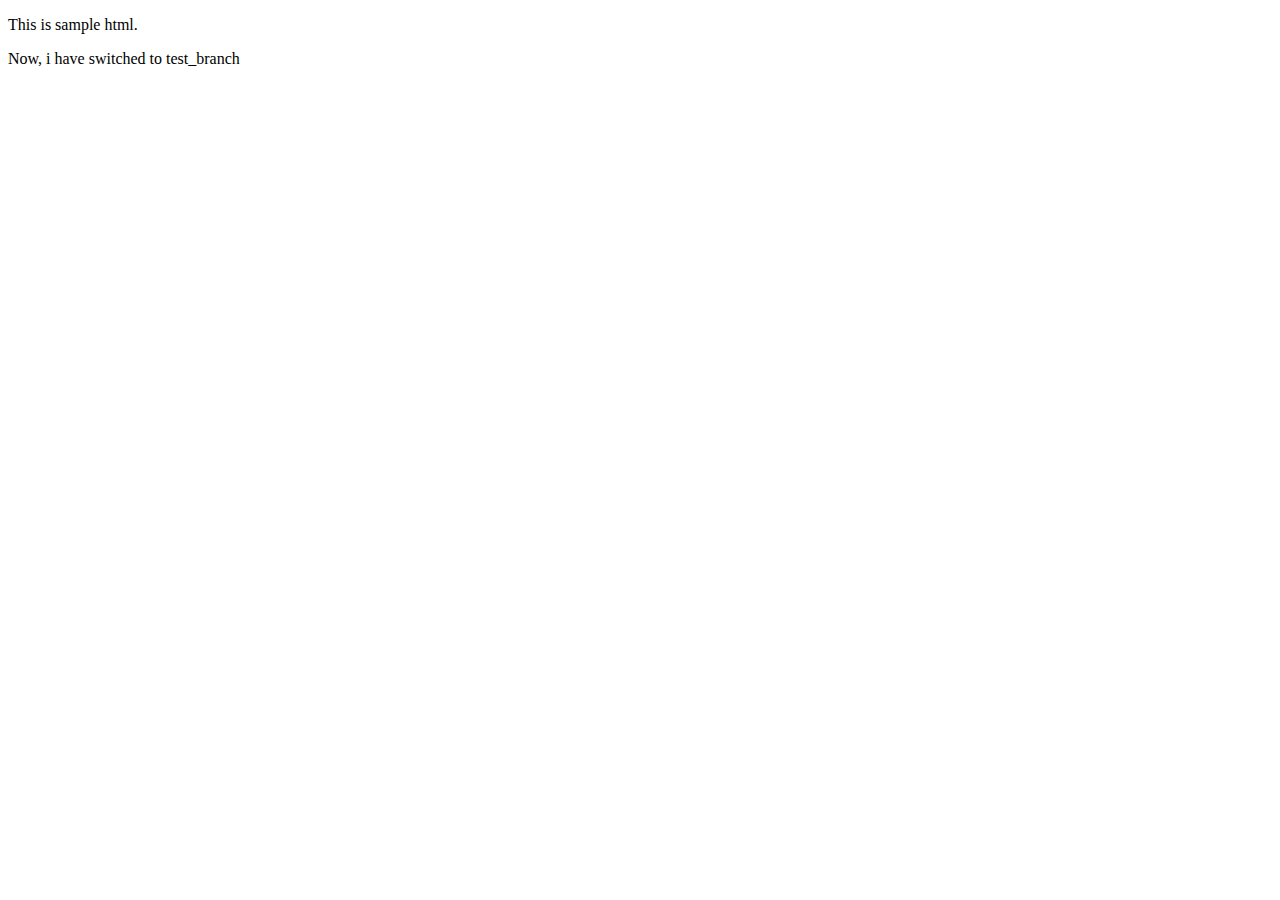
<file: Software-Lab-III/index.html>
<!DOCTYPE html>
<html lang="en">
<head>
    <meta charset="UTF-8">
    <meta name="viewport" content="width=device-width, initial-scale=1.0">
    <title>Document</title>
</head>
<body>
    <p>This is sample html.</p>
    <p>Now, i have switched to test_branch</p>
</body>
</html>
</file>
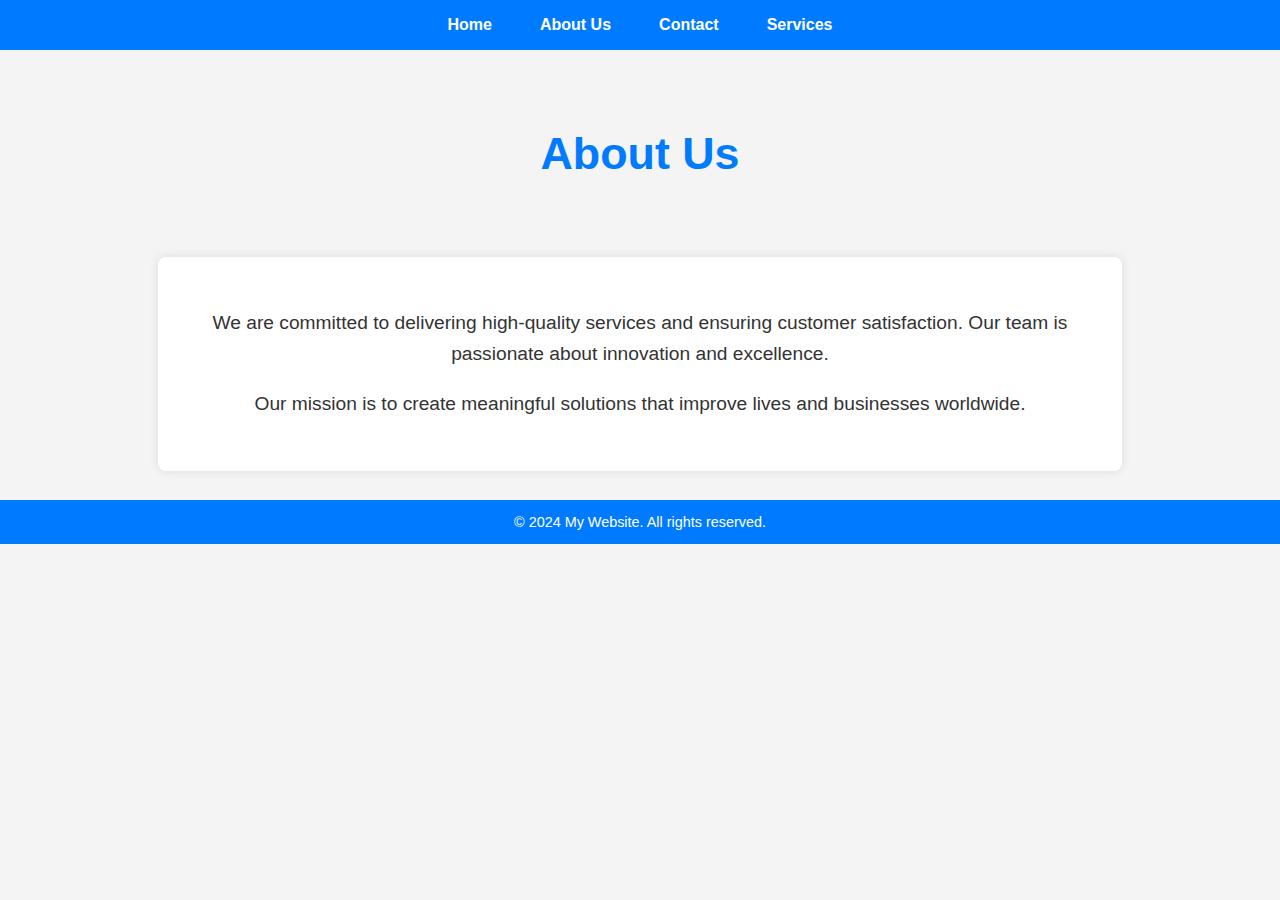
<file: Hello/home/templates/about.html>
<!DOCTYPE html>
<html lang="en">
<head>
  <meta charset="UTF-8">
  <meta name="viewport" content="width=device-width, initial-scale=1.0">
  <meta name="description" content="Learn more about our company and mission.">
  <title>About Us | My Website</title>
  <style>
    body {
      font-family: Arial, sans-serif;
      margin: 0;
      padding: 0;
      background-color: #f4f4f4;
      color: #333;
    }

    nav {
      background-color: #007bff;
      padding: 1em 0;
      text-align: center;
    }

    nav ul {
      list-style: none;
      padding: 0;
      margin: 0;
      display: flex;
      justify-content: center;
    }

    nav li {
      margin: 0 1.5em;
    }

    nav a {
      color: white;
      text-decoration: none;
      font-weight: bold;
      transition: color 0.3s;
    }

    nav a:hover {
      color: #ddd;
    }

    header {
      text-align: center;
      padding: 3em 0;
    }

    h1 {
      font-size: 2.8em;
      color: #007bff;
    }

    main {
      max-width: 900px;
      margin: auto;
      padding: 2em;
      text-align: center;
      background: white;
      box-shadow: 0px 0px 10px rgba(0, 0, 0, 0.1);
      border-radius: 8px;
    }

    p {
      font-size: 1.2em;
      line-height: 1.6;
    }

    footer {
      margin-top: 2em;
      text-align: center;
      font-size: 0.9em;
      color: #777;
      padding: 1em 0;
      background: #007bff;
      color: white;
    }
  </style>
</head>
<body>
  <nav>
    <ul>
      <li><a href="/index.html">Home</a></li>
      <li><a href="/about.html">About Us</a></li>
      <li><a href="/contact">Contact</a></li>
      <li><a href="/services.html">Services</a></li>
    </ul>
  </nav>

  <header>
    <h1>About Us</h1>
  </header>

  <main>
    <p>We are committed to delivering high-quality services and ensuring customer satisfaction. Our team is passionate about innovation and excellence.</p>
    <p>Our mission is to create meaningful solutions that improve lives and businesses worldwide.</p>
  </main>

  <footer>
    &copy; 2024 My Website. All rights reserved.
  </footer>
</body>
</html>
</file>
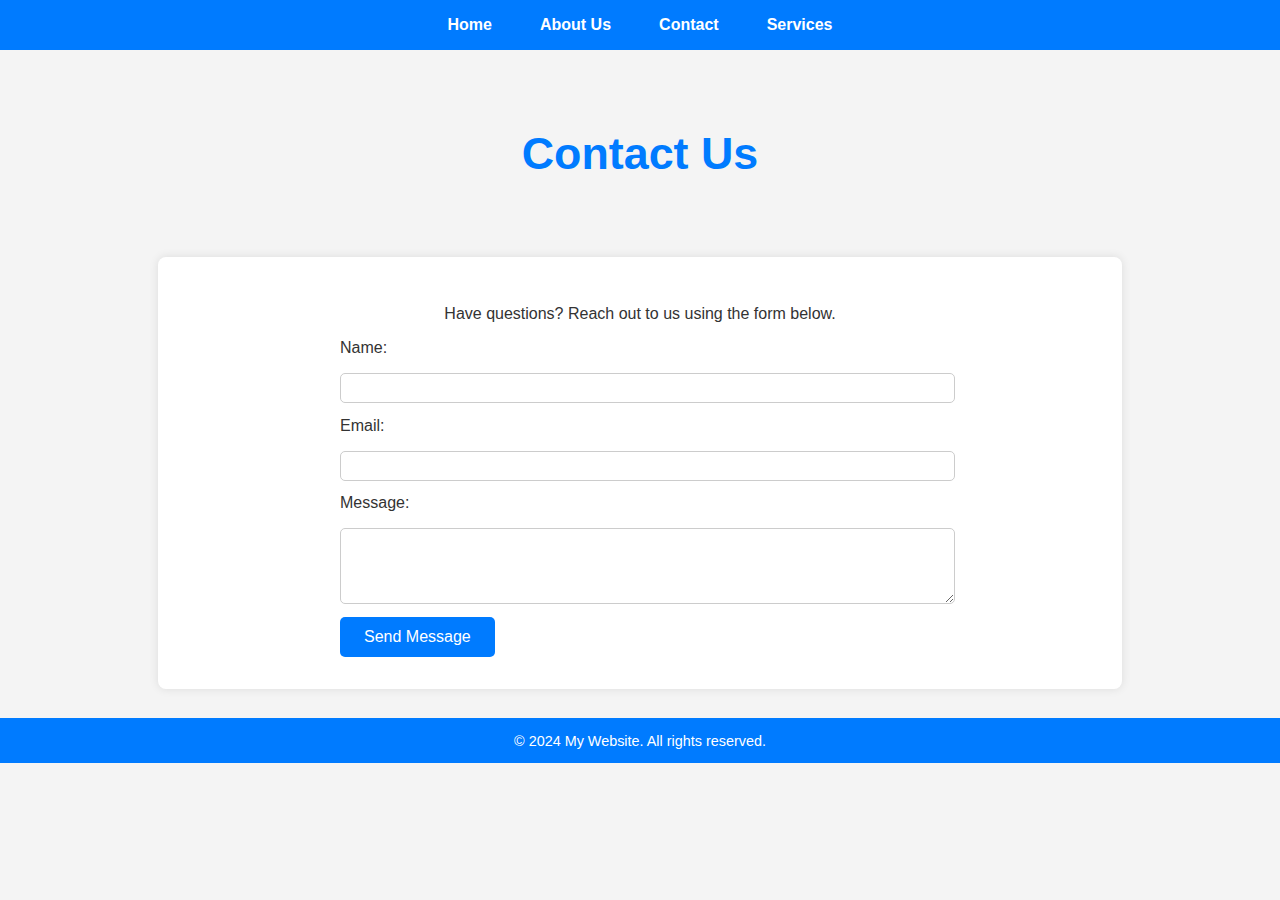
<file: Hello/home/templates/contact.html>
<!DOCTYPE html>
<html lang="en">
<head>
  <meta charset="UTF-8">
  <meta name="viewport" content="width=device-width, initial-scale=1.0">
  <meta name="description" content="Get in touch with us.">
  <title>Contact Us | My Website</title>
  <style>
    body {
      font-family: Arial, sans-serif;
      margin: 0;
      padding: 0;
      background-color: #f4f4f4;
      color: #333;
    }

    nav {
      background-color: #007bff;
      padding: 1em 0;
      text-align: center;
    }

    nav ul {
      list-style: none;
      padding: 0;
      margin: 0;
      display: flex;
      justify-content: center;
    }

    nav li {
      margin: 0 1.5em;
    }

    nav a {
      color: white;
      text-decoration: none;
      font-weight: bold;
      transition: color 0.3s;
    }

    nav a:hover {
      color: #ddd;
    }

    header {
      text-align: center;
      padding: 3em 0;
    }

    h1 {
      font-size: 2.8em;
      color: #007bff;
    }

    main {
      max-width: 900px;
      margin: auto;
      padding: 2em;
      text-align: center;
      background: white;
      box-shadow: 0px 0px 10px rgba(0, 0, 0, 0.1);
      border-radius: 8px;
    }

    form {
      max-width: 600px;
      margin: auto;
      text-align: left;
    }

    label, input, textarea {
      display: block;
      width: 100%;
      margin-bottom: 1em;
    }

    input, textarea {
      padding: 0.5em;
      border: 1px solid #ccc;
      border-radius: 5px;
    }

    button {
      background: #007bff;
      color: white;
      border: none;
      padding: 0.7em 1.5em;
      cursor: pointer;
      border-radius: 5px;
      font-size: 1em;
    }

    button:hover {
      background: #0056b3;
    }

    footer {
      margin-top: 2em;
      text-align: center;
      font-size: 0.9em;
      color: #777;
      padding: 1em 0;
      background: #007bff;
      color: white;
    }
  </style>
</head>
<body>
  <nav>
    <ul>
      <li><a href="/index.html">Home</a></li>
      <li><a href="/about.html">About Us</a></li>
      <li><a href="/contact">Contact</a></li>
      <li><a href="/services.html">Services</a></li>
    </ul>
  </nav>

  <header>
    <h1>Contact Us</h1>
  </header>

  <main>
    <p>Have questions? Reach out to us using the form below.</p>
    <form>
      <label for="name">Name:</label>
      <input type="text" id="name" name="name" required>
      
      <label for="email">Email:</label>
      <input type="email" id="email" name="email" required>
      
      <label for="message">Message:</label>
      <textarea id="message" name="message" rows="4" required></textarea>
      
      <button type="submit">Send Message</button>
    </form>
  </main>

  <footer>
    &copy; 2024 My Website. All rights reserved.
  </footer>
</body>
</html>
</file>
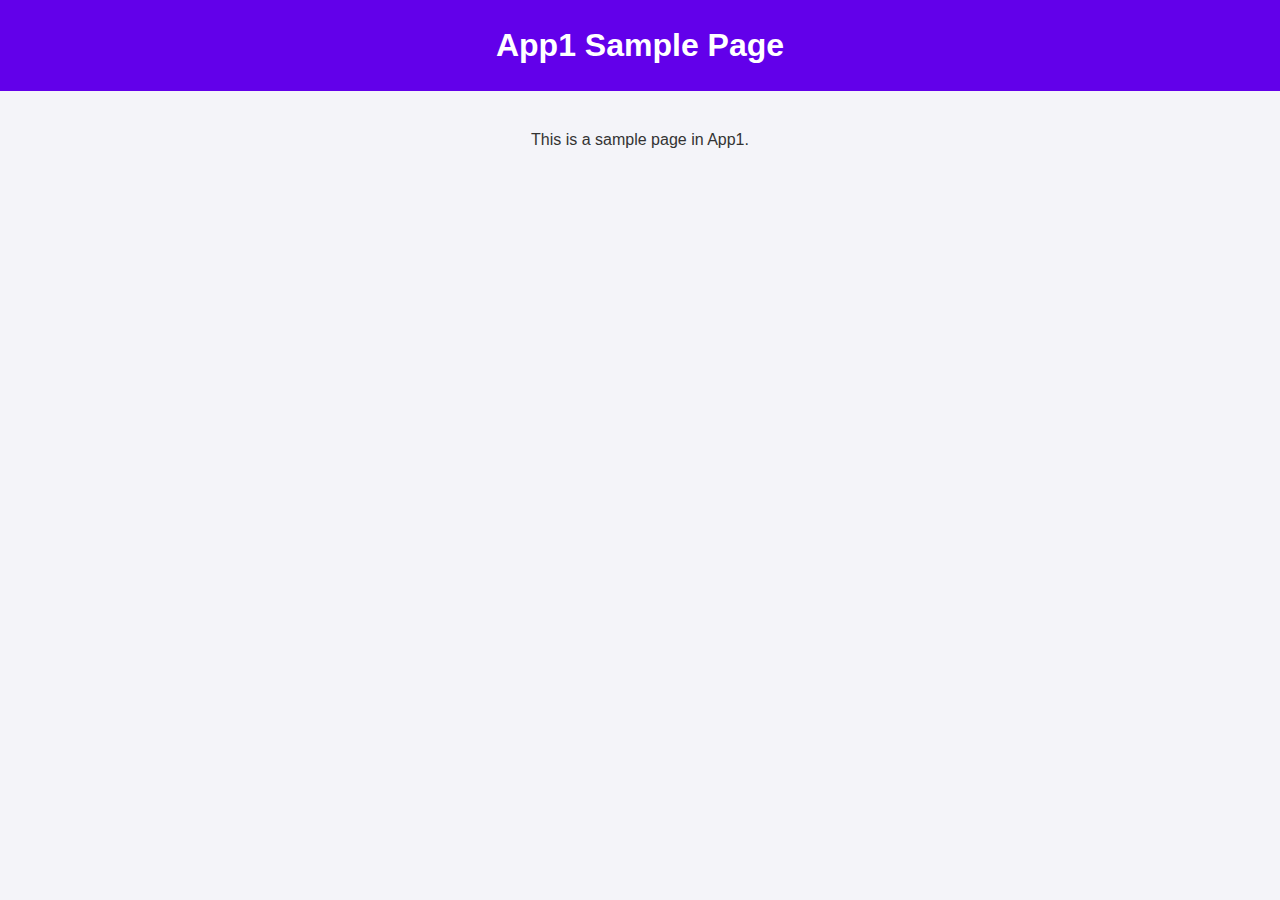
<file: StudentProject/app1/templates/sample.html>
<!DOCTYPE html>
<html>
<head>
    <title>App1 Sample Page</title>
</head>
<body style="font-family: Arial, sans-serif; background-color: #f4f4f9; color: #333; margin: 0; padding: 0; line-height: 1.6;">
    <div style="text-align: center; padding: 20px; background-color: #6200ea; color: white;">
        <h1 style="margin: 0;">App1 Sample Page</h1>
    </div>
    <div style="padding: 20px; text-align: center;">
        <p>This is a sample page in App1.</p>
    </div>
</body>
</html>
</file>
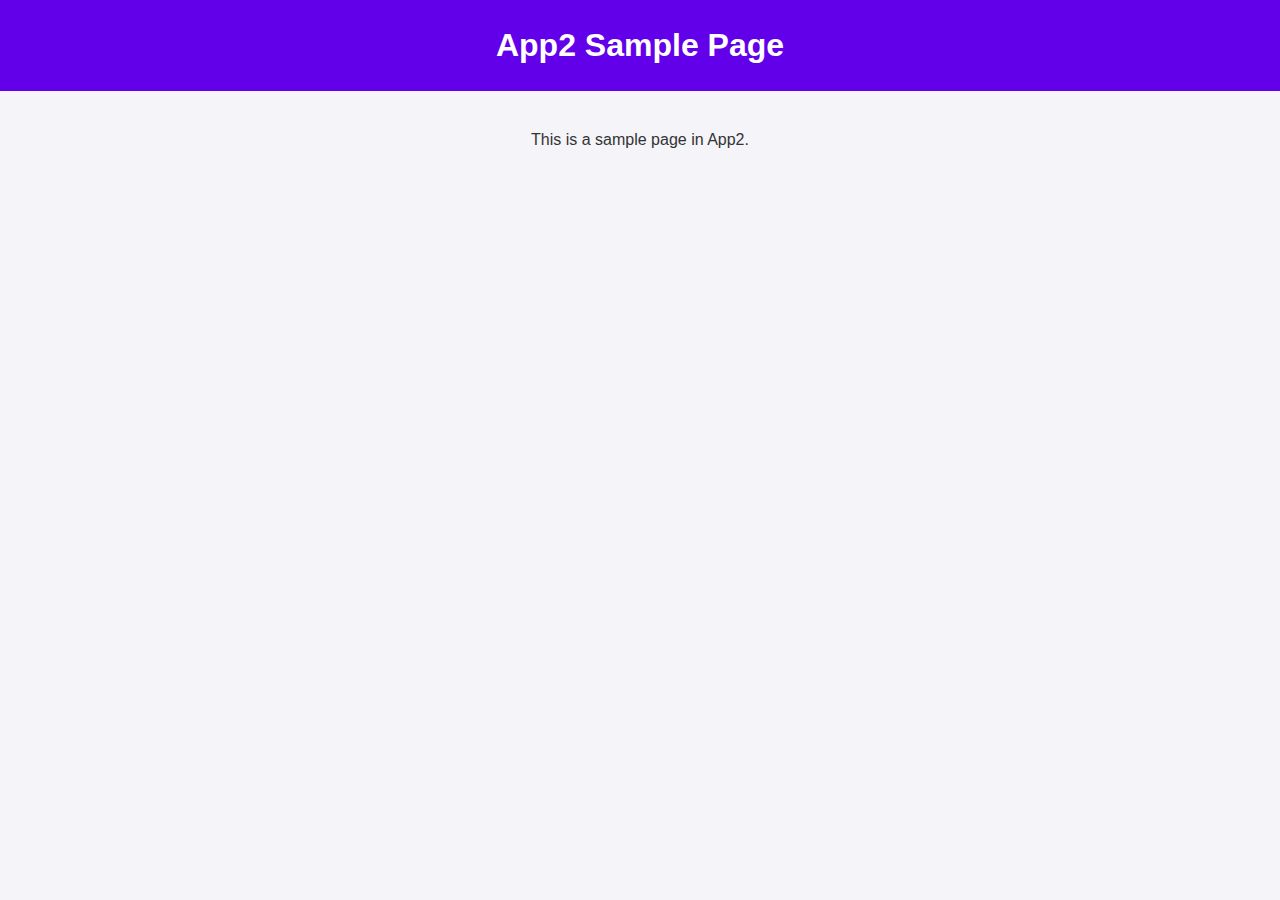
<file: StudentProject/app2/templates/sample2.html>
<!DOCTYPE html>
<html>
<head>
    <title>App2 Sample Page</title>
</head>
<body style="font-family: Arial, sans-serif; background-color: #f4f4f9; color: #333; margin: 0; padding: 0; line-height: 1.6;">
    <div style="text-align: center; padding: 20px; background-color: #6200ea; color: white;">
        <h1 style="margin: 0;">App2 Sample Page</h1>
    </div>
    <div style="padding: 20px; text-align: center;">
        <p>This is a sample page in App2.</p>
    </div>
</body>
</html>
</file>
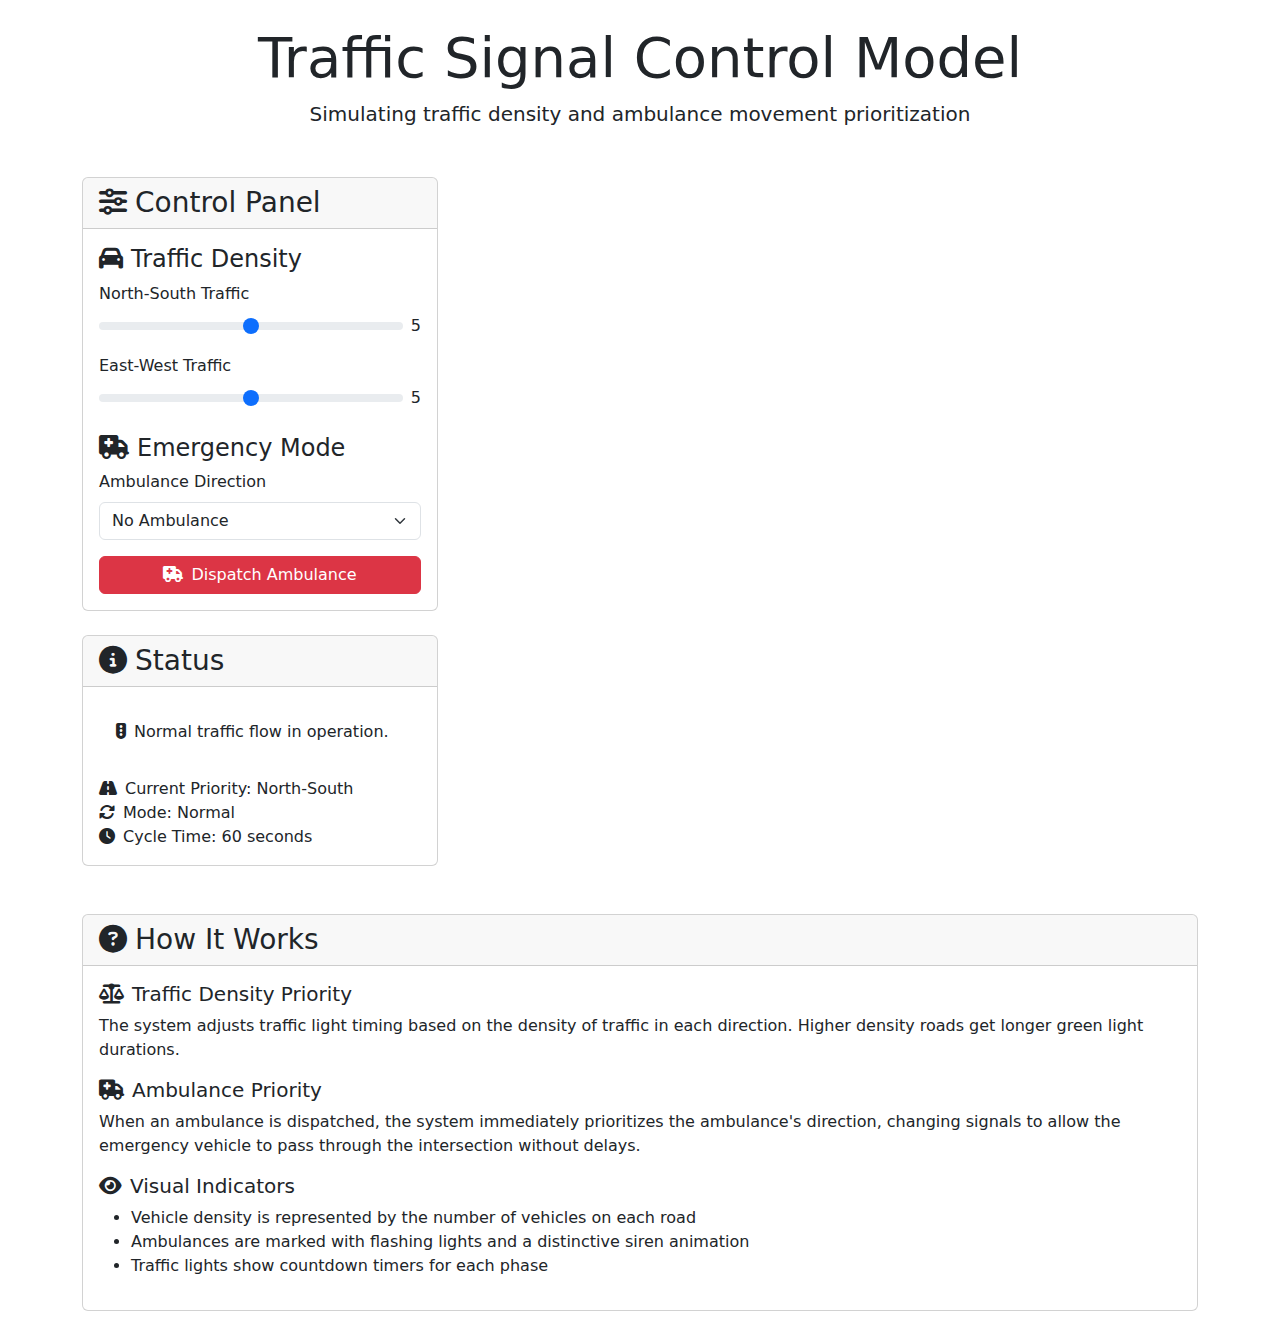
<file: Traffic/dashboard/templates/dashboard.html>
<!DOCTYPE html>
<html lang="en">
<head>
    <meta charset="UTF-8">
    <meta name="viewport" content="width=device-width, initial-scale=1.0">
    <title>Traffic Signal Control Model</title>
    <!-- Bootstrap CSS -->
    <link href="https://cdn.jsdelivr.net/npm/bootstrap@5.3.0/dist/css/bootstrap.min.css" rel="stylesheet">
    <!-- Font Awesome -->
    <link rel="stylesheet" href="https://cdnjs.cloudflare.com/ajax/libs/font-awesome/6.4.0/css/all.min.css">
    <!-- Custom CSS -->
    <link rel="stylesheet" href="H:\Software Lab-III\Traffic\dashboard\static\css\style.css">
</head>
<body>
    <div class="container my-4">
        <header class="text-center mb-5">
            <h1 class="display-4">Traffic Signal Control Model</h1>
            <p class="lead">Simulating traffic density and ambulance movement prioritization</p>
        </header>

        <div class="row">
        

            <div class="col-lg-4">
                <!-- Control Panel -->
                <div class="card control-panel mb-4">
                    <div class="card-header">
                        <h3 class="card-title mb-0">
                            <i class="fas fa-sliders me-2"></i>Control Panel
                        </h3>
                    </div>
                    <div class="card-body">
                        <!-- Traffic Density Controls -->
                        <h4 class="section-title">
                            <i class="fas fa-car me-2"></i>Traffic Density
                        </h4>
                        
                        <div class="mb-3">
                            <label for="northSouthDensity" class="form-label">North-South Traffic</label>
                            <div class="d-flex align-items-center">
                                <input type="range" class="form-range me-2" id="northSouthDensity" min="0" max="10" value="5">
                                <div class="density-value" id="northSouthValue">5</div>
                            </div>
                        </div>
                        
                        <div class="mb-3">
                            <label for="eastWestDensity" class="form-label">East-West Traffic</label>
                            <div class="d-flex align-items-center">
                                <input type="range" class="form-range me-2" id="eastWestDensity" min="0" max="10" value="5">
                                <div class="density-value" id="eastWestValue">5</div>
                            </div>
                        </div>

                        <!-- Ambulance Control -->
                        <div class="mt-4">
                            <h4 class="section-title">
                                <i class="fas fa-ambulance me-2"></i>Emergency Mode
                            </h4>
                            <div class="mb-3">
                                <label class="form-label">Ambulance Direction</label>
                                <select class="form-select" id="ambulanceDirection">
                                    <option value="none">No Ambulance</option>
                                    <option value="north">From North</option>
                                    <option value="south">From South</option>
                                    <option value="east">From East</option>
                                    <option value="west">From West</option>
                                </select>
                            </div>
                            <button class="btn btn-danger d-block w-100" id="dispatchAmbulance">
                                <i class="fas fa-ambulance me-2"></i>Dispatch Ambulance
                            </button>
                        </div>
                    </div>
                </div>

                <!-- Status Panel -->
                <div class="card status-panel">
                    <div class="card-header">
                        <h3 class="card-title mb-0">
                            <i class="fas fa-info-circle me-2"></i>Status
                        </h3>
                    </div>
                    <div class="card-body">
                        <div class="alert status-alert" id="statusMessage">
                            <i class="fas fa-traffic-light me-2"></i>Normal traffic flow in operation.
                        </div>
                        
                        <div class="status-item">
                            <span><i class="fas fa-road me-2"></i>Current Priority:</span>
                            <span class="status-value" id="currentPriority">North-South</span>
                        </div>
                        
                        <div class="status-item">
                            <span><i class="fas fa-sync-alt me-2"></i>Mode:</span>
                            <span class="status-value" id="currentMode">Normal</span>
                        </div>
                        
                        <div class="status-item">
                            <span><i class="fas fa-clock me-2"></i>Cycle Time:</span>
                            <span class="status-value" id="cycleTime">60 seconds</span>
                        </div>
                    </div>
                </div>
            </div>
        </div>

        <!-- Information Section -->
        <div class="row mt-5">
            <div class="col-12">
                <div class="card info-card">
                    <div class="card-header">
                        <h3 class="card-title mb-0">
                            <i class="fas fa-question-circle me-2"></i>How It Works
                        </h3>
                    </div>
                    <div class="card-body">
                        <div class="info-section">
                            <h5><i class="fas fa-balance-scale me-2"></i>Traffic Density Priority</h5>
                            <p>The system adjusts traffic light timing based on the density of traffic in each direction. 
                               Higher density roads get longer green light durations.</p>
                        </div>
                        
                        <div class="info-section">
                            <h5><i class="fas fa-ambulance me-2"></i>Ambulance Priority</h5>
                            <p>When an ambulance is dispatched, the system immediately prioritizes the ambulance's direction,
                               changing signals to allow the emergency vehicle to pass through the intersection without delays.</p>
                        </div>
                        
                        <div class="info-section">
                            <h5><i class="fas fa-eye me-2"></i>Visual Indicators</h5>
                            <ul>
                                <li>Vehicle density is represented by the number of vehicles on each road</li>
                                <li>Ambulances are marked with flashing lights and a distinctive siren animation</li>
                                <li>Traffic lights show countdown timers for each phase</li>
                            </ul>
                        </div>
                    </div>
                </div>
            </div>
        </div>
    </div>

    <!-- Bootstrap JS -->
    <script src="https://cdn.jsdelivr.net/npm/bootstrap@5.3.0/dist/js/bootstrap.bundle.min.js"></script>
</body>
</html>
</file>
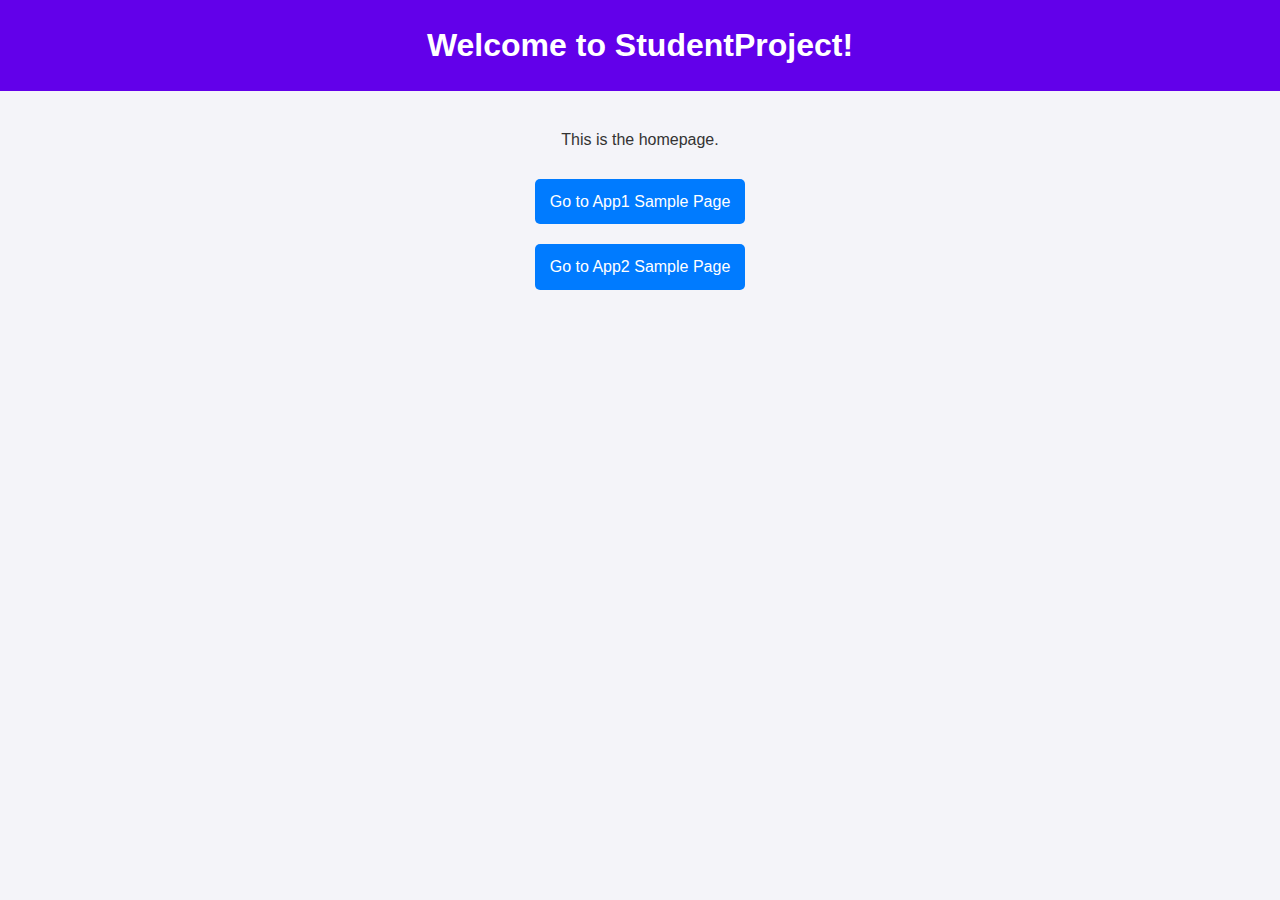
<file: StudentProject/app1/templates/app1/homepage.html>
<!DOCTYPE html>
<html>
<head>
    <title>Homepage</title>
</head>
<body style="font-family: Arial, sans-serif; background-color: #f4f4f9; color: #333; margin: 0; padding: 0; line-height: 1.6;">
    <div style="text-align: center; padding: 20px; background-color: #6200ea; color: white;">
        <h1 style="margin: 0;">Welcome to StudentProject!</h1>
    </div>
    <div style="padding: 20px; text-align: center;">
        <p>This is the homepage.</p>
        <a href="/sample/" style="display: inline-block; margin: 10px; padding: 10px 15px; background-color: #007bff; color: white; text-decoration: none; border-radius: 5px;">Go to App1 Sample Page</a>
        <br>
        <a href="/app2/sample/" style="display: inline-block; margin: 10px; padding: 10px 15px; background-color: #007bff; color: white; text-decoration: none; border-radius: 5px;">Go to App2 Sample Page</a>
    </div>
</body>
</html>
</file>
